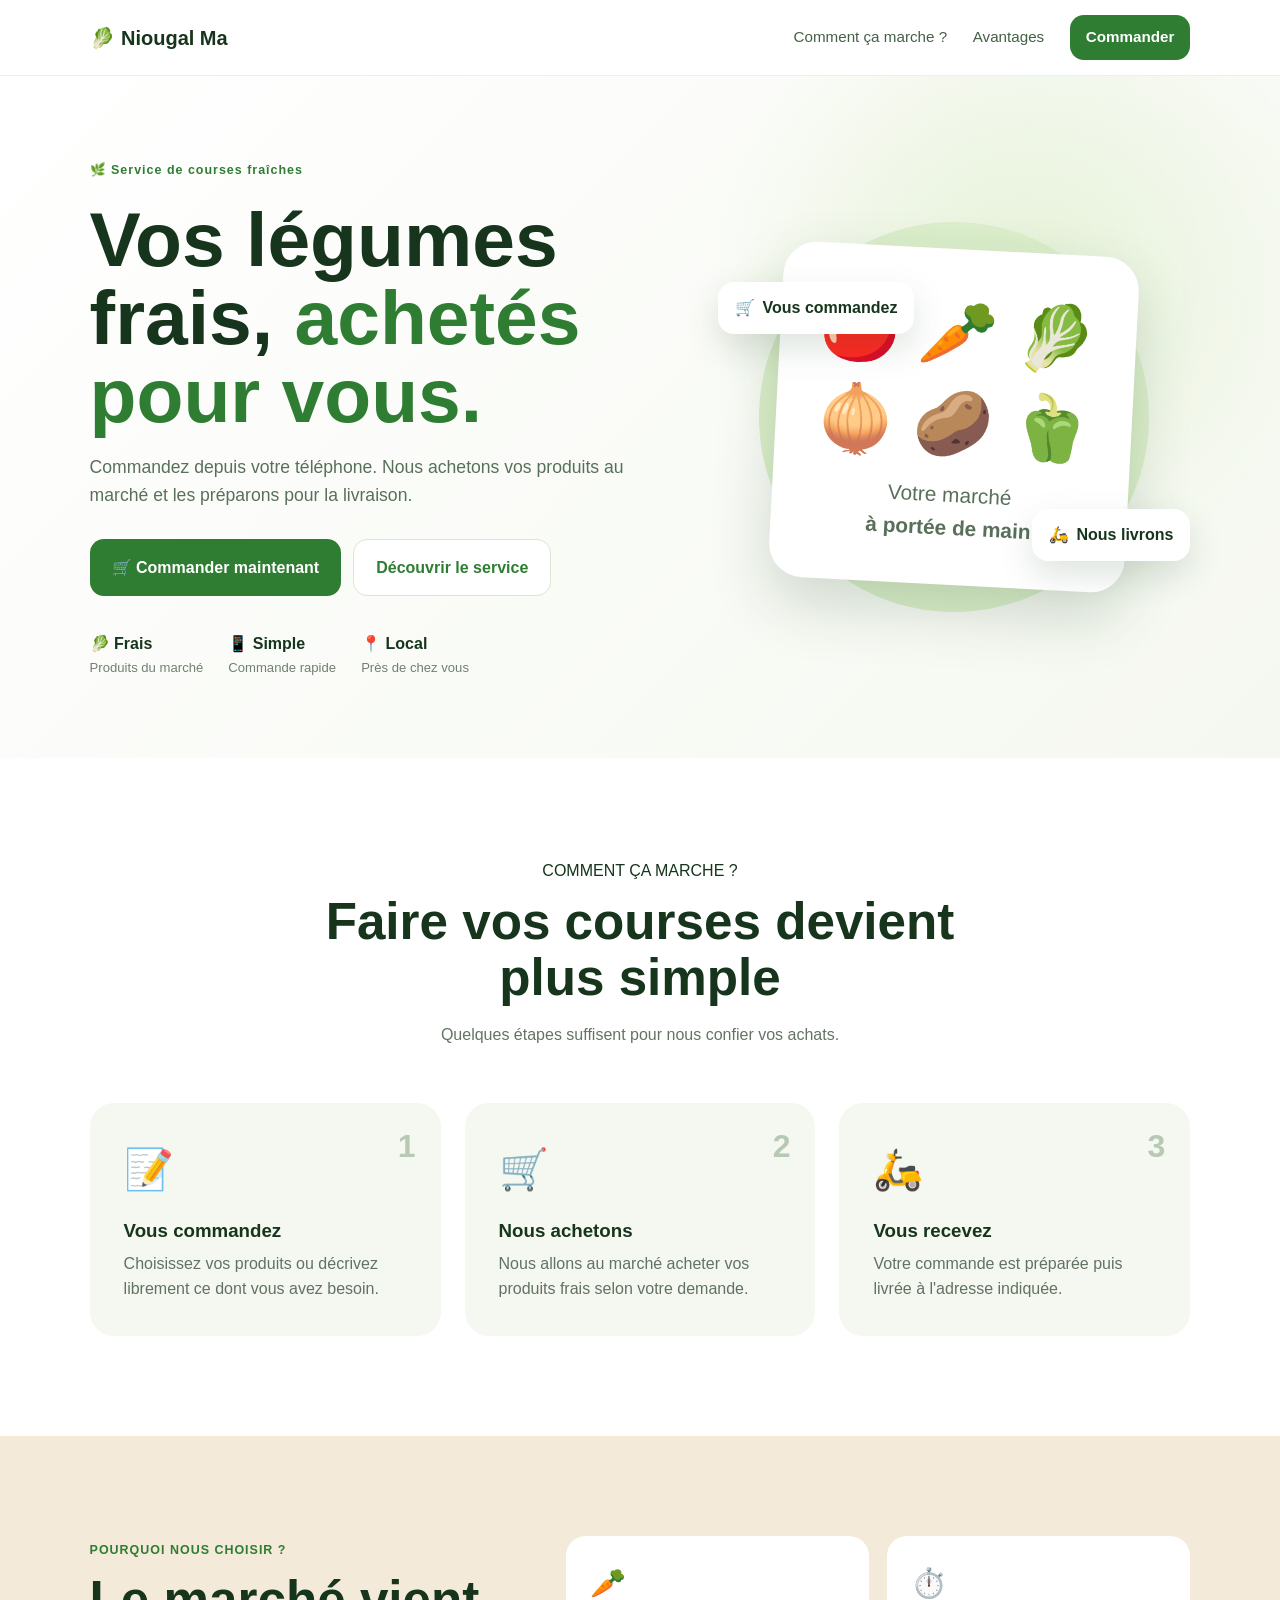
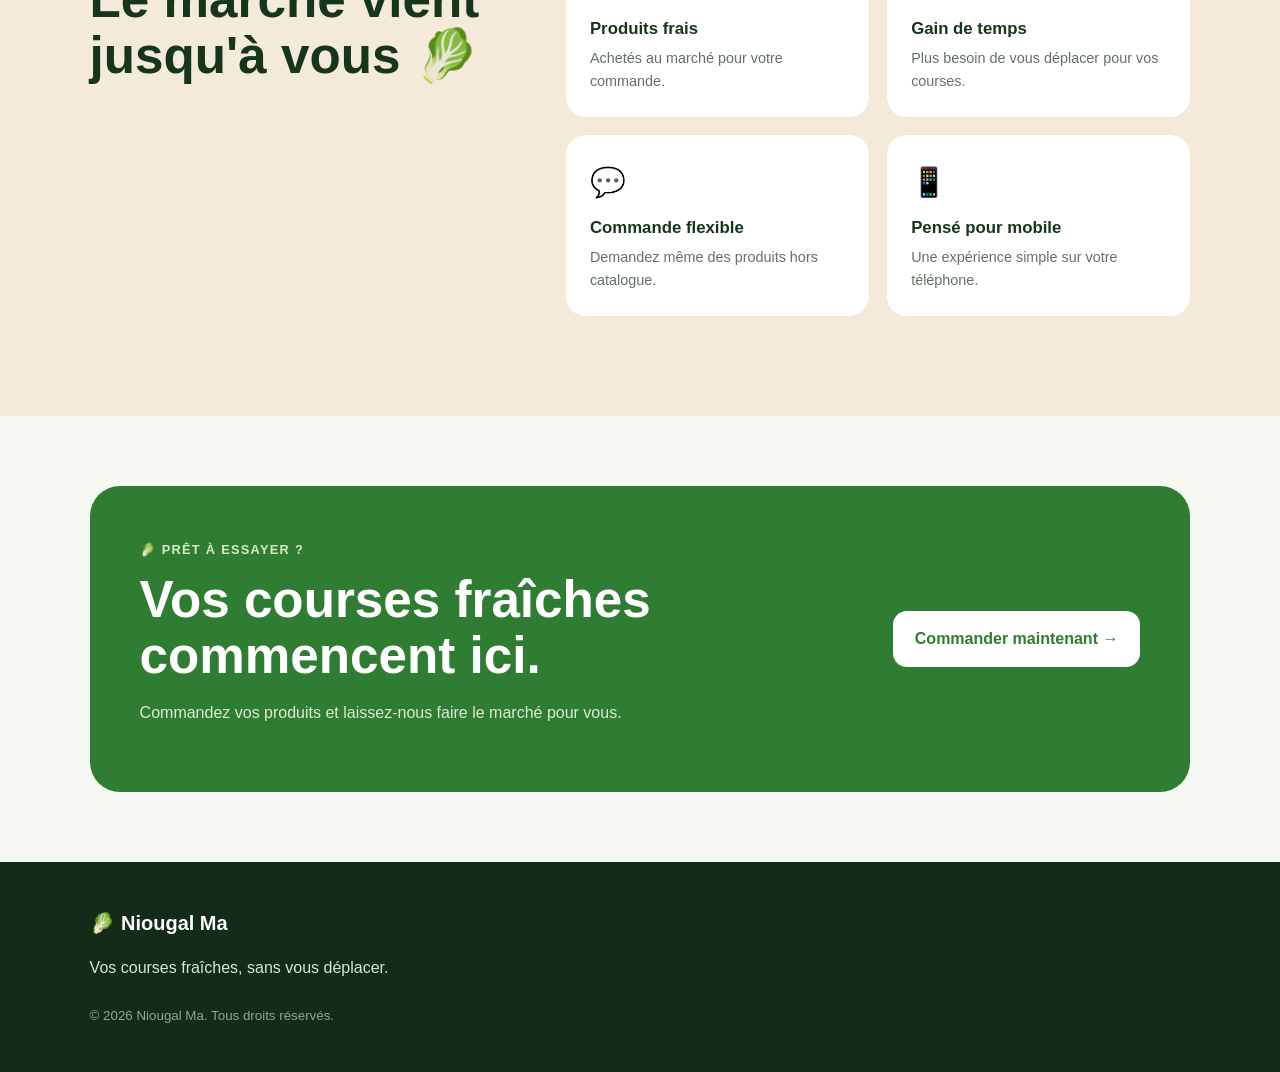
<file: index.html>
<!DOCTYPE html>
<html lang="fr">
<head>
  <meta charset="UTF-8" />
  <meta name="viewport" content="width=device-width, initial-scale=1.0" />
  <meta name="theme-color" content="#2f7d32" />
  <title>Niougal Ma | Vos courses fraîches sans vous déplacer</title>
  <link rel="stylesheet" href="style.css" />
</head>
<body>
  <header class="header">
    <a href="#" class="logo">🥬 <span>Niougal Ma</span></a>
    <nav>
      <a href="#comment-ca-marche">Comment ça marche ?</a>
      <a href="#avantages">Avantages</a>
      <a class="btn btn-small" href="#commander">Commander</a>
    </nav>
  </header>

  <main>
    <section class="hero">
      <div class="hero-content">
        <span class="badge">🌿 Service de courses fraîches</span>
        <h1>Vos légumes frais, <span>achetés pour vous.</span></h1>
        <p>Commandez depuis votre téléphone. Nous achetons vos produits au marché et les préparons pour la livraison.</p>
        <div class="hero-actions" id="commander">
          <a class="btn btn-primary" href="catalogue.html">🛒 Commander maintenant</a>
          <a class="btn btn-secondary" href="#avantages">Découvrir le service</a>
        </div>
        <div class="trust">
          <div><strong>🥬 Frais</strong><span>Produits du marché</span></div>
          <div><strong>📱 Simple</strong><span>Commande rapide</span></div>
          <div><strong>📍 Local</strong><span>Près de chez vous</span></div>
        </div>
      </div>
      <div class="hero-visual">
        <div class="circle"></div>
        <div class="market-card">
          <div class="vegetables">🍅 🥕 🥬<br>🧅 🥔 🫑</div>
          <p>Votre marché<br><strong>à portée de main</strong></p>
        </div>
        <div class="floating-card card-one">🛒 <span>Vous commandez</span></div>
        <div class="floating-card card-two">🛵 <span>Nous livrons</span></div>
      </div>
    </section>

    <section class="steps" id="comment-ca-marche">
      <div class="section-title">
        <span>COMMENT ÇA MARCHE ?</span>
        <h2>Faire vos courses devient plus simple</h2>
        <p>Quelques étapes suffisent pour nous confier vos achats.</p>
      </div>
      <div class="step-grid">
        <article><div class="step-number">1</div><div class="step-icon">📝</div><h3>Vous commandez</h3><p>Choisissez vos produits ou décrivez librement ce dont vous avez besoin.</p></article>
        <article><div class="step-number">2</div><div class="step-icon">🛒</div><h3>Nous achetons</h3><p>Nous allons au marché acheter vos produits frais selon votre demande.</p></article>
        <article><div class="step-number">3</div><div class="step-icon">🛵</div><h3>Vous recevez</h3><p>Votre commande est préparée puis livrée à l'adresse indiquée.</p></article>
      </div>
    </section>

    <section class="advantages" id="avantages">
      <div>
        <span class="eyebrow">POURQUOI NOUS CHOISIR ?</span>
        <h2>Le marché vient jusqu'à vous 🥬</h2>
      </div>
      <div class="advantage-grid">
        <article>🥕<h3>Produits frais</h3><p>Achetés au marché pour votre commande.</p></article>
        <article>⏱️<h3>Gain de temps</h3><p>Plus besoin de vous déplacer pour vos courses.</p></article>
        <article>💬<h3>Commande flexible</h3><p>Demandez même des produits hors catalogue.</p></article>
        <article>📱<h3>Pensé pour mobile</h3><p>Une expérience simple sur votre téléphone.</p></article>
      </div>
    </section>

    <section class="cta">
      <div>
        <span>🥬 PRÊT À ESSAYER ?</span>
        <h2>Vos courses fraîches commencent ici.</h2>
        <p>Commandez vos produits et laissez-nous faire le marché pour vous.</p>
      </div>
      <a class="btn btn-light" href="catalogue.html">Commander maintenant →</a>
    </section>
  </main>

  <footer>
    <div class="logo">🥬 <span>Niougal Ma</span></div>
    <p>Vos courses fraîches, sans vous déplacer.</p>
    <small>© 2026 Niougal Ma. Tous droits réservés.</small>
  </footer>
</body>
</html>
</file>
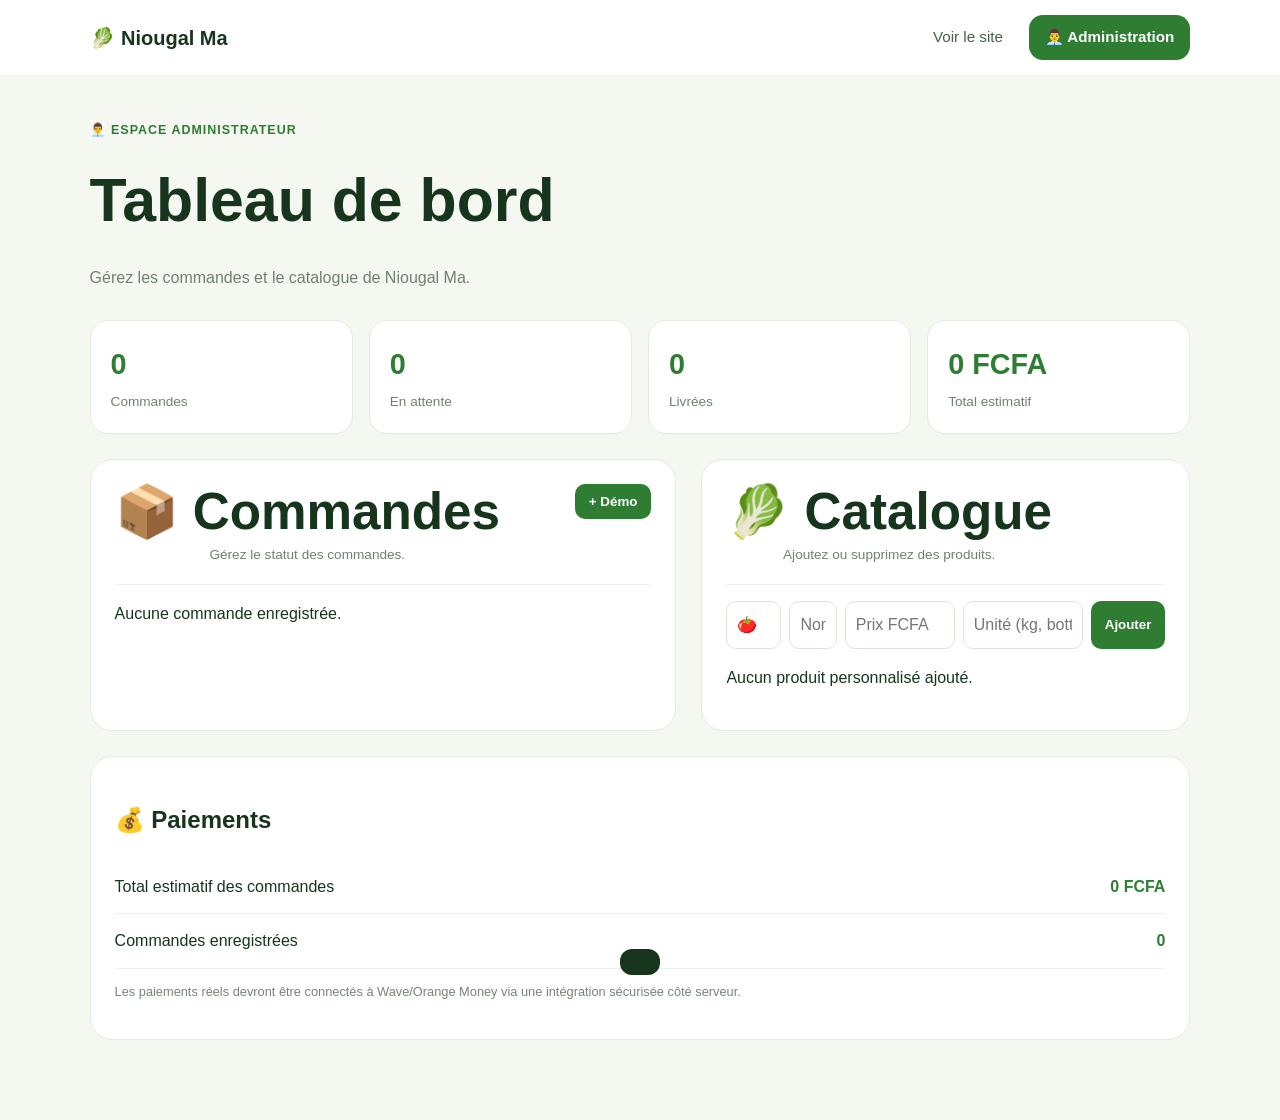
<file: admin.html>
<!DOCTYPE html><html lang="fr"><head><meta charset="UTF-8"><meta name="viewport" content="width=device-width,initial-scale=1.0"><meta name="theme-color" content="#2f7d32"><title>Administration | Niougal Ma</title><link rel="stylesheet" href="style.css"><link rel="stylesheet" href="admin.css"></head><body>
<header class="header"><a href="index.html" class="logo">🥬 <span>Niougal Ma</span></a><nav><a href="index.html">Voir le site</a><a class="btn btn-small" href="admin.html">👨‍💼 Administration</a></nav></header>
<main class="admin-page">
<section class="admin-hero"><span class="badge">👨‍💼 ESPACE ADMINISTRATEUR</span><h1>Tableau de bord</h1><p>Gérez les commandes et le catalogue de Niougal Ma.</p></section>
<div class="stats" id="stats"></div>
<section class="admin-grid">
<div class="admin-card orders-card"><div class="section-title"><div><h2>📦 Commandes</h2><p>Gérez le statut des commandes.</p></div><button id="demoOrder">+ Démo</button></div><div id="adminOrders"></div></div>
<div class="admin-card catalog-card"><div class="section-title"><div><h2>🥬 Catalogue</h2><p>Ajoutez ou supprimez des produits.</p></div></div>
<form id="productForm" class="product-form"><input id="pIcon" placeholder="🍅"><input id="pName" placeholder="Nom du produit" required><input id="pPrice" type="number" min="0" placeholder="Prix FCFA" required><input id="pUnit" placeholder="Unité (kg, botte...)" required><button>Ajouter</button></form>
<div id="adminProducts" class="admin-products"></div></div>
</section>
<section class="admin-card payments"><h2>💰 Paiements</h2><div class="payment-row"><span>Total estimatif des commandes</span><strong id="paymentTotal">0 FCFA</strong></div><div class="payment-row"><span>Commandes enregistrées</span><strong id="paymentCount">0</strong></div><p>Les paiements réels devront être connectés à Wave/Orange Money via une intégration sécurisée côté serveur.</p></section>
</main><div class="toast" id="toast"></div><script src="admin.js"></script></body></html>
</file>
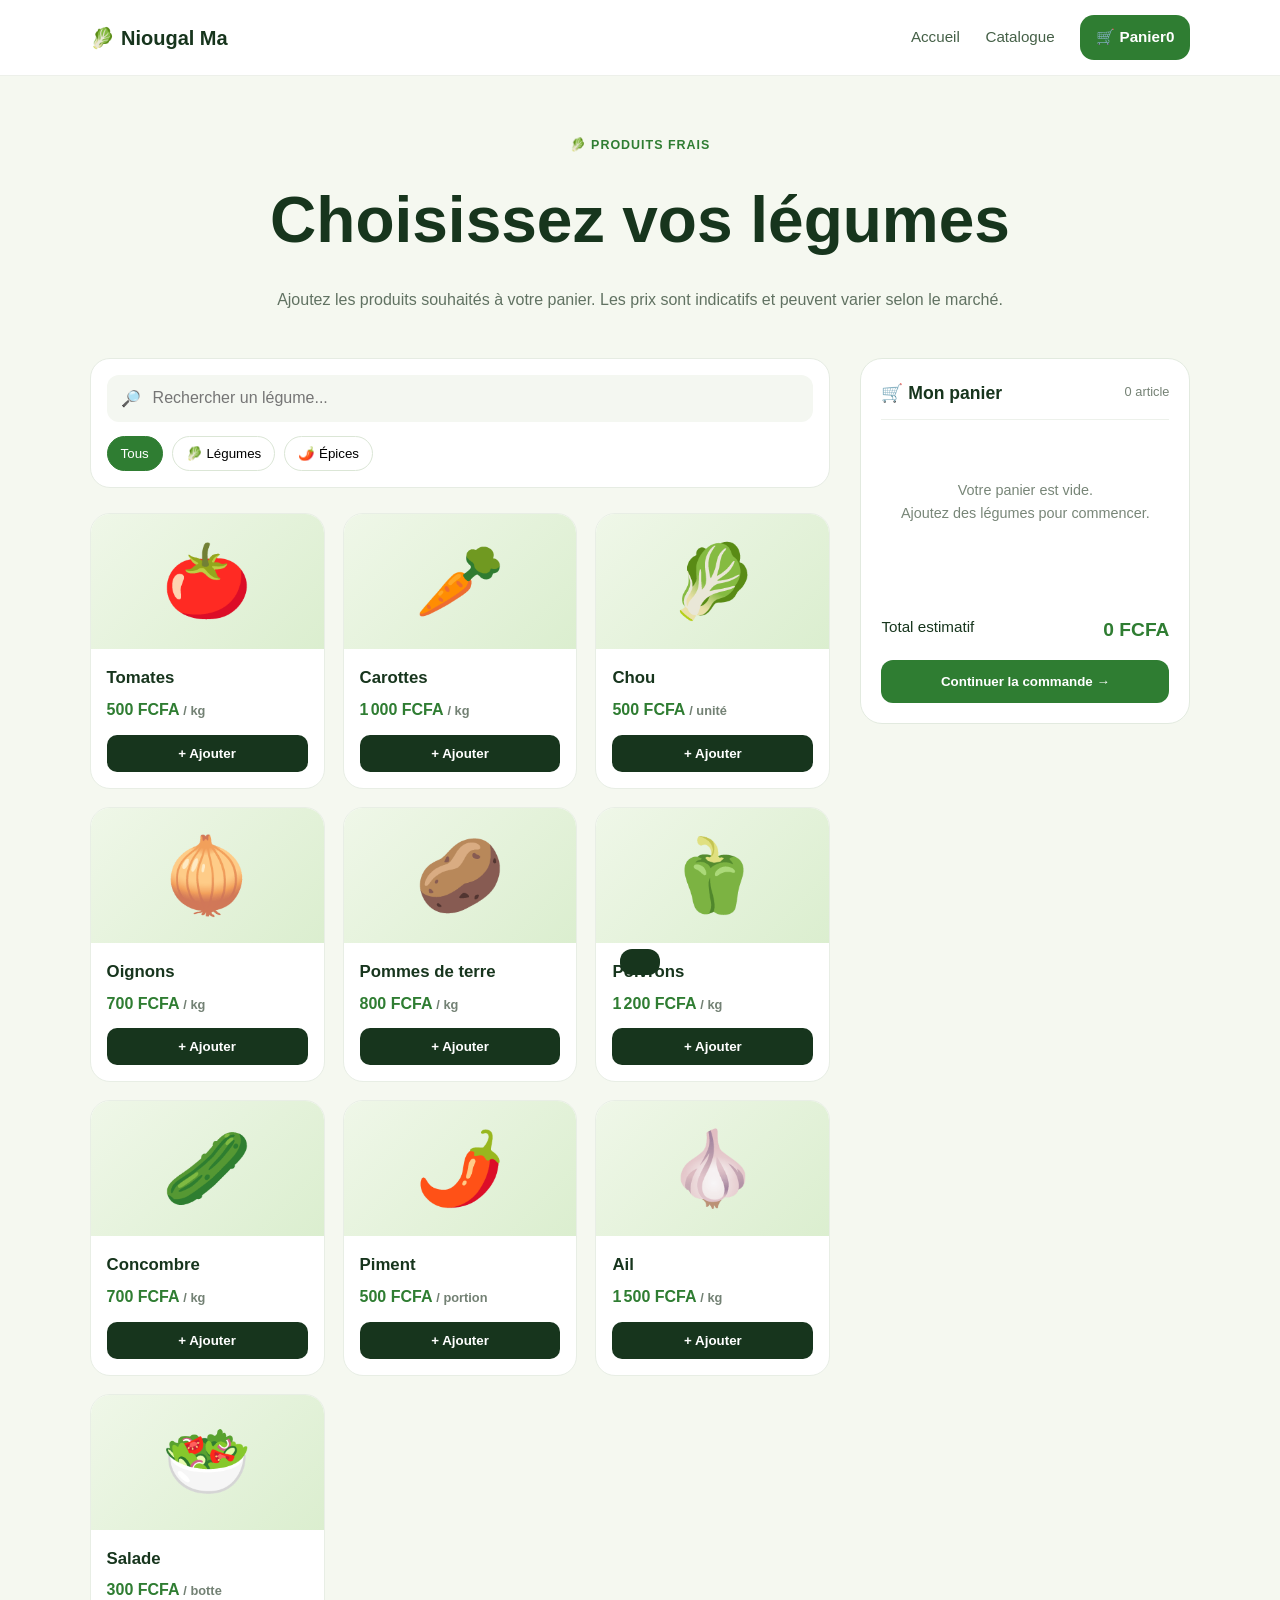
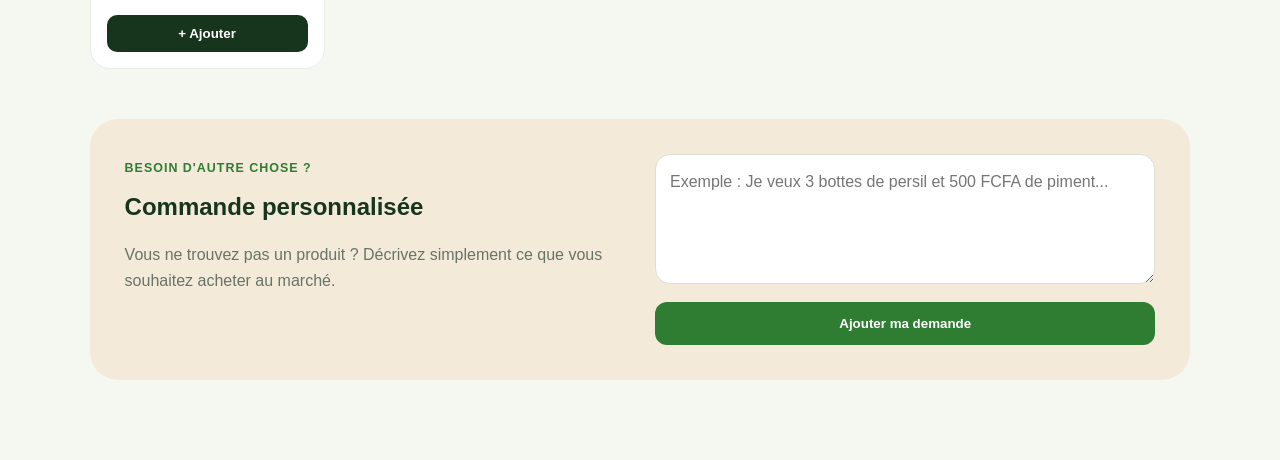
<file: catalogue.html>
<!DOCTYPE html>
<html lang="fr">
<head>
<meta charset="UTF-8">
<meta name="viewport" content="width=device-width,initial-scale=1.0">
<meta name="theme-color" content="#2f7d32">
<title>Catalogue | Niougal Ma</title>
<link rel="stylesheet" href="style.css">
<link rel="stylesheet" href="catalogue.css">
</head>
<body>
<header class="header">
<a href="index.html" class="logo">🥬 <span>Niougal Ma</span></a>
<nav><a href="index.html">Accueil</a><a href="#catalogue">Catalogue</a><a class="btn btn-small" href="panier.html">🛒 Panier <span id="cartCount">0</span></a></nav>
</header>
<main class="catalogue-page" id="catalogue">
<section class="catalogue-hero">
<span class="badge">🥬 PRODUITS FRAIS</span>
<h1>Choisissez vos légumes</h1>
<p>Ajoutez les produits souhaités à votre panier. Les prix sont indicatifs et peuvent varier selon le marché.</p>
</section>
<div class="catalogue-layout">
<section>
<div class="toolbar">
<div class="search-box">🔎 <input id="searchInput" type="search" placeholder="Rechercher un légume..."></div>
<div class="categories" id="categories">
<button class="active" data-category="Tous">Tous</button>
<button data-category="Légumes">🥬 Légumes</button>
<button data-category="Épices">🌶️ Épices</button>
</div>
</div>
<div class="product-grid" id="productGrid"></div>
</section>
<aside class="cart-panel" id="panier">
<div class="cart-head"><h2>🛒 Mon panier</h2><span id="cartCountLarge">0 article</span></div>
<div id="cartItems" class="cart-items"><p class="empty-cart">Votre panier est vide.<br>Ajoutez des légumes pour commencer.</p></div>
<div class="cart-total"><span>Total estimatif</span><strong id="cartTotal">0 FCFA</strong></div>
<button class="checkout-btn" id="checkoutBtn">Continuer la commande →</button>
</aside>
</div>
<section class="custom-order">
<div><span class="eyebrow">BESOIN D'AUTRE CHOSE ?</span><h2>Commande personnalisée</h2><p>Vous ne trouvez pas un produit ? Décrivez simplement ce que vous souhaitez acheter au marché.</p></div>
<div class="custom-form"><textarea id="customRequest" placeholder="Exemple : Je veux 3 bottes de persil et 500 FCFA de piment..."></textarea><button id="addCustom">Ajouter ma demande</button></div>
</section>
</main>
<div class="toast" id="toast"></div>
<script src="catalogue.js"></script>
</body>
</html>
</file>
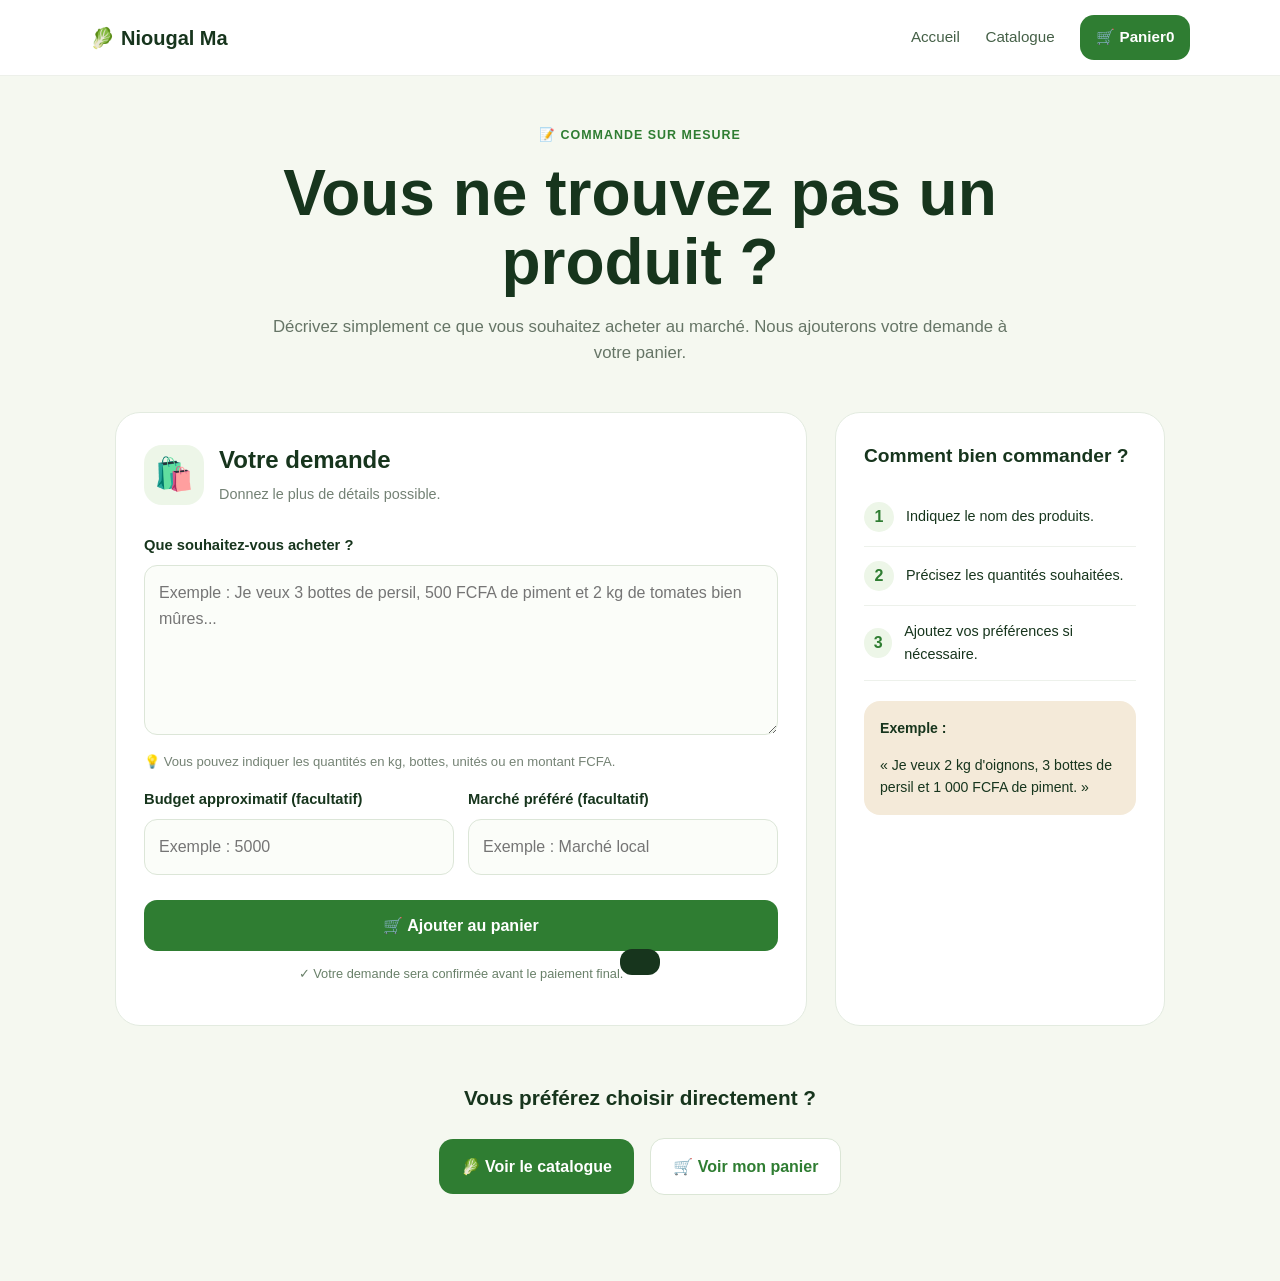
<file: commande-personnalisee.html>
<!DOCTYPE html>
<html lang="fr">
<head>
  <meta charset="UTF-8">
  <meta name="viewport" content="width=device-width, initial-scale=1.0">
  <meta name="theme-color" content="#2f7d32">
  <title>Commande personnalisée | Niougal Ma</title>
  <link rel="stylesheet" href="style.css">
  <link rel="stylesheet" href="commande.css">
</head>
<body>
<header class="header">
  <a href="index.html" class="logo">🥬 <span>Niougal Ma</span></a>
  <nav>
    <a href="index.html">Accueil</a>
    <a href="catalogue.html">Catalogue</a>
    <a class="btn btn-small" href="panier.html">🛒 Panier <span id="cartCount">0</span></a>
  </nav>
</header>

<main class="custom-page">
  <section class="custom-hero">
    <span class="badge">📝 COMMANDE SUR MESURE</span>
    <h1>Vous ne trouvez pas un produit ?</h1>
    <p>Décrivez simplement ce que vous souhaitez acheter au marché. Nous ajouterons votre demande à votre panier.</p>
  </section>

  <div class="custom-layout">
    <section class="custom-card">
      <div class="form-header">
        <div class="form-icon">🛍️</div>
        <div>
          <h2>Votre demande</h2>
          <p>Donnez le plus de détails possible.</p>
        </div>
      </div>

      <label for="request">Que souhaitez-vous acheter ?</label>
      <textarea id="request" placeholder="Exemple : Je veux 3 bottes de persil, 500 FCFA de piment et 2 kg de tomates bien mûres..."></textarea>
      <small class="hint">💡 Vous pouvez indiquer les quantités en kg, bottes, unités ou en montant FCFA.</small>

      <div class="field-row">
        <div>
          <label for="budget">Budget approximatif (facultatif)</label>
          <input id="budget" type="number" min="0" placeholder="Exemple : 5000">
        </div>
        <div>
          <label for="market">Marché préféré (facultatif)</label>
          <input id="market" type="text" placeholder="Exemple : Marché local">
        </div>
      </div>

      <button id="addCustom" class="submit-request">🛒 Ajouter au panier</button>
      <p class="secure-note">✓ Votre demande sera confirmée avant le paiement final.</p>
    </section>

    <aside class="help-card">
      <h2>Comment bien commander ?</h2>
      <div class="tip"><span>1</span><p>Indiquez le nom des produits.</p></div>
      <div class="tip"><span>2</span><p>Précisez les quantités souhaitées.</p></div>
      <div class="tip"><span>3</span><p>Ajoutez vos préférences si nécessaire.</p></div>
      <div class="example">
        <strong>Exemple :</strong>
        <p>« Je veux 2 kg d'oignons, 3 bottes de persil et 1 000 FCFA de piment. »</p>
      </div>
    </aside>
  </div>

  <section class="quick-links">
    <h2>Vous préférez choisir directement ?</h2>
    <a href="catalogue.html" class="btn btn-primary">🥬 Voir le catalogue</a>
    <a href="panier.html" class="btn btn-secondary">🛒 Voir mon panier</a>
  </section>
</main>

<div class="toast" id="toast"></div>
<script src="commande.js"></script>
</body>
</html>
</file>
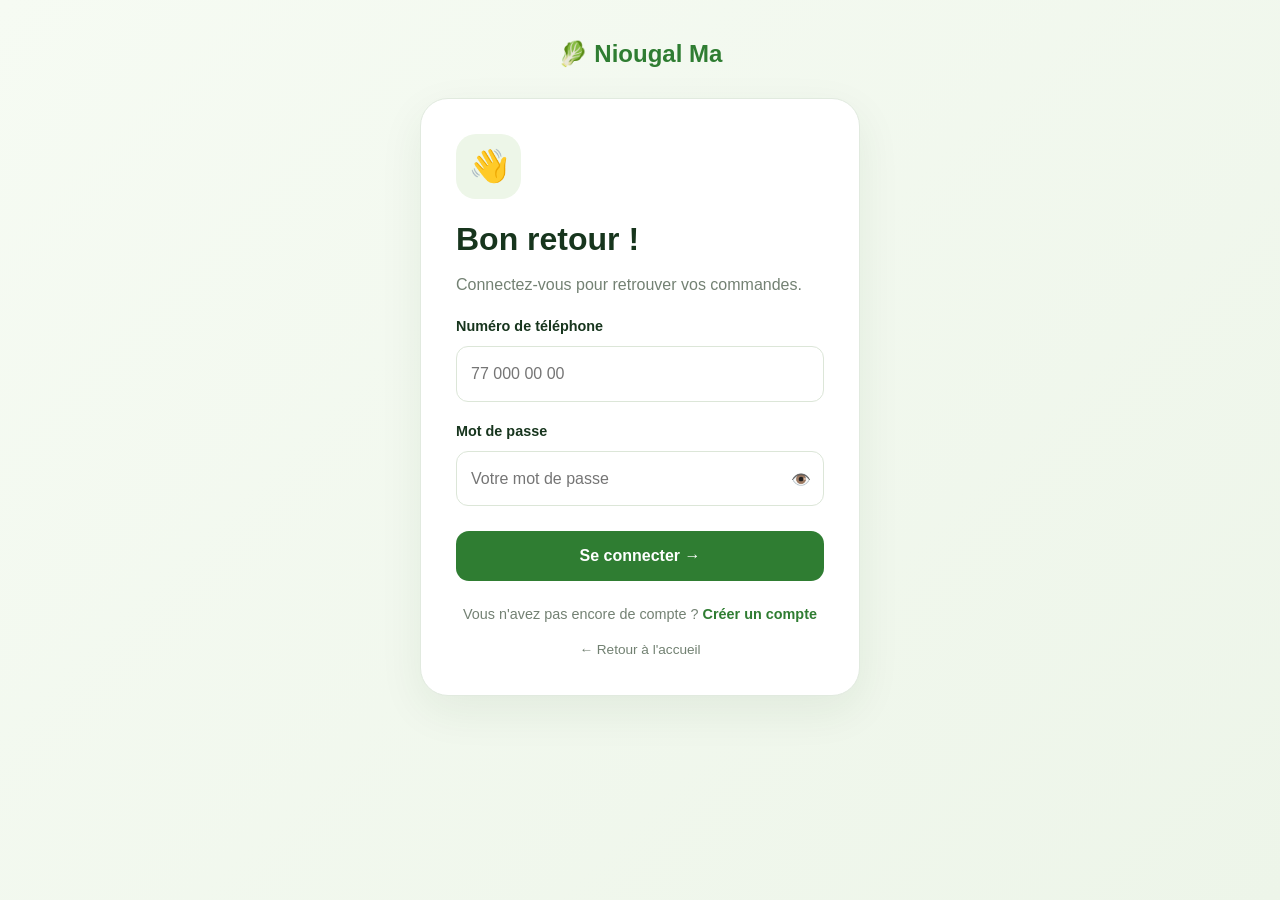
<file: connexion.html>
<!DOCTYPE html>
<html lang="fr">
<head>
<meta charset="UTF-8">
<meta name="viewport" content="width=device-width, initial-scale=1.0">
<meta name="theme-color" content="#2f7d32">
<title>Connexion | Niougal Ma</title>
<link rel="stylesheet" href="style.css">
<link rel="stylesheet" href="auth.css">
</head>
<body>
<main class="auth-page">
<a href="index.html" class="auth-logo">🥬 <span>Niougal Ma</span></a>
<section class="auth-card">
<div class="auth-illustration">👋</div>
<h1>Bon retour !</h1>
<p>Connectez-vous pour retrouver vos commandes.</p>
<form id="loginForm">
<label for="loginPhone">Numéro de téléphone</label>
<input id="loginPhone" type="tel" placeholder="77 000 00 00" required>
<label for="loginPassword">Mot de passe</label>
<div class="password-wrap"><input id="loginPassword" type="password" placeholder="Votre mot de passe" required><button type="button" class="show-password">👁️</button></div>
<button class="auth-btn" type="submit">Se connecter →</button>
</form>
<p class="auth-switch">Vous n'avez pas encore de compte ? <a href="inscription.html">Créer un compte</a></p>
<a class="back-home" href="index.html">← Retour à l'accueil</a>
</section>
</main>
<div class="toast" id="toast"></div>
<script src="auth.js"></script>
</body>
</html>
</file>
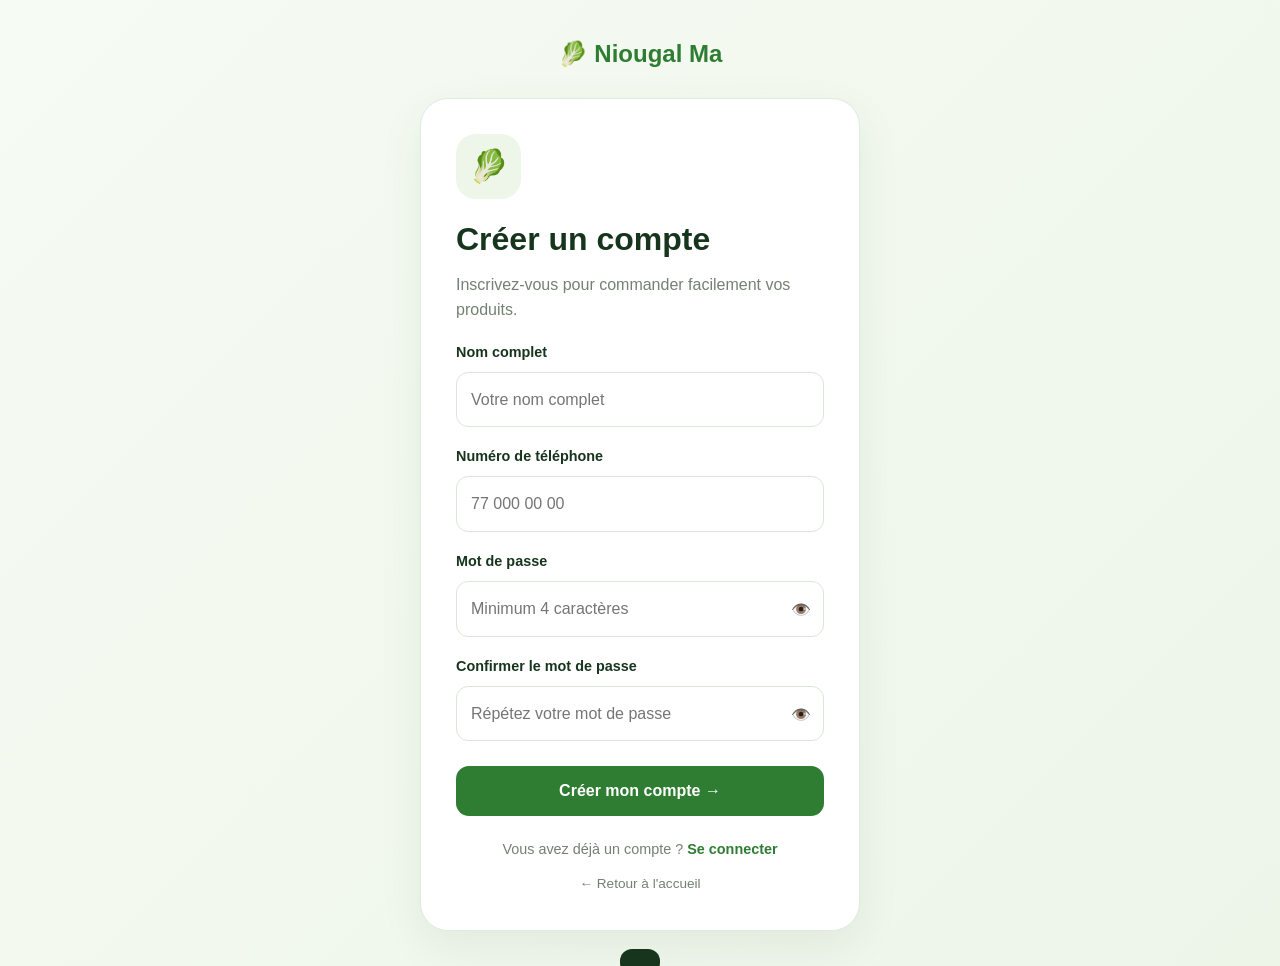
<file: inscription.html>
<!DOCTYPE html>
<html lang="fr">
<head>
<meta charset="UTF-8">
<meta name="viewport" content="width=device-width, initial-scale=1.0">
<meta name="theme-color" content="#2f7d32">
<title>Inscription | Niougal Ma</title>
<link rel="stylesheet" href="style.css">
<link rel="stylesheet" href="auth.css">
</head>
<body>
<main class="auth-page">
<a href="index.html" class="auth-logo">🥬 <span>Niougal Ma</span></a>
<section class="auth-card">
<div class="auth-illustration">🥬</div>
<h1>Créer un compte</h1>
<p>Inscrivez-vous pour commander facilement vos produits.</p>
<form id="signupForm">
<label for="signupName">Nom complet</label>
<input id="signupName" type="text" placeholder="Votre nom complet" required>
<label for="signupPhone">Numéro de téléphone</label>
<input id="signupPhone" type="tel" placeholder="77 000 00 00" required>
<label for="signupPassword">Mot de passe</label>
<div class="password-wrap"><input id="signupPassword" type="password" placeholder="Minimum 4 caractères" minlength="4" required><button type="button" class="show-password">👁️</button></div>
<label for="signupConfirm">Confirmer le mot de passe</label>
<div class="password-wrap"><input id="signupConfirm" type="password" placeholder="Répétez votre mot de passe" required><button type="button" class="show-password">👁️</button></div>
<button class="auth-btn" type="submit">Créer mon compte →</button>
</form>
<p class="auth-switch">Vous avez déjà un compte ? <a href="connexion.html">Se connecter</a></p>
<a class="back-home" href="index.html">← Retour à l'accueil</a>
</section>
</main>
<div class="toast" id="toast"></div>
<script src="auth.js"></script>
</body>
</html>
</file>
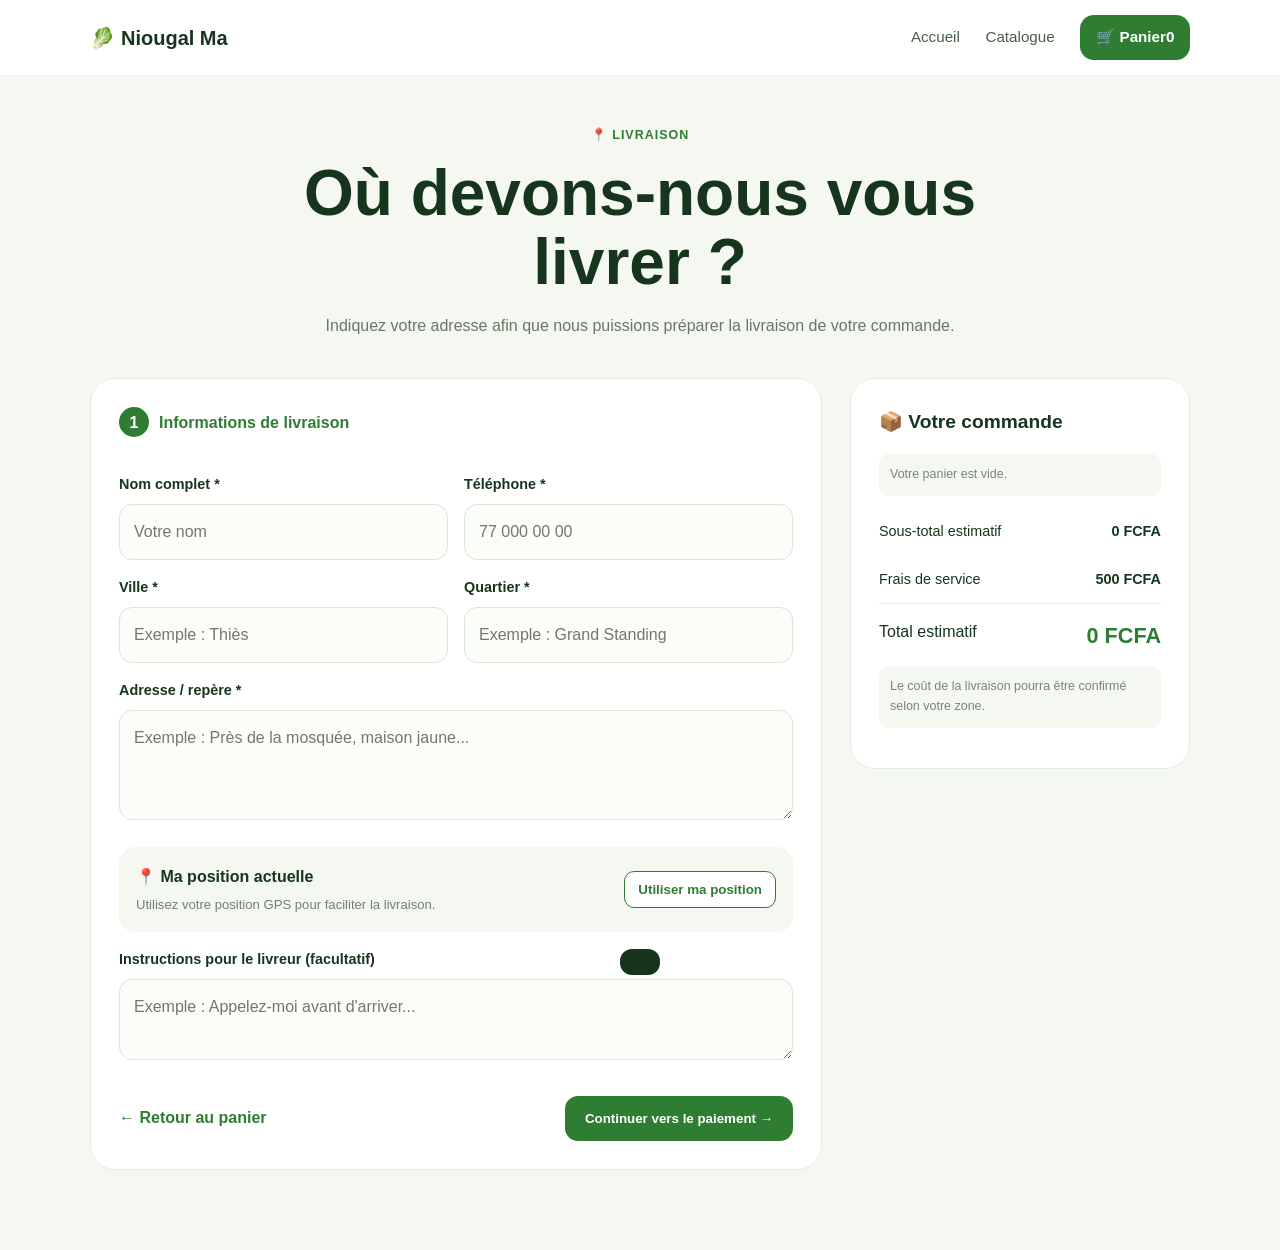
<file: livraison.html>
<!DOCTYPE html>
<html lang="fr">
<head>
<meta charset="UTF-8">
<meta name="viewport" content="width=device-width, initial-scale=1.0">
<meta name="theme-color" content="#2f7d32">
<title>Adresse de livraison | Niougal Ma</title>
<link rel="stylesheet" href="style.css">
<link rel="stylesheet" href="livraison.css">
</head>
<body>
<header class="header">
<a href="index.html" class="logo">🥬 <span>Niougal Ma</span></a>
<nav>
<a href="index.html">Accueil</a>
<a href="catalogue.html">Catalogue</a>
<a class="btn btn-small" href="panier.html">🛒 Panier <span id="cartCount">0</span></a>
</nav>
</header>

<main class="delivery-page">
<section class="delivery-hero">
<span class="badge">📍 LIVRAISON</span>
<h1>Où devons-nous vous livrer ?</h1>
<p>Indiquez votre adresse afin que nous puissions préparer la livraison de votre commande.</p>
</section>

<div class="delivery-layout">
<section class="delivery-card">
<div class="step-label"><span>1</span> Informations de livraison</div>

<form id="deliveryForm">
<div class="field-row">
<div>
<label for="fullname">Nom complet *</label>
<input id="fullname" type="text" placeholder="Votre nom" required>
</div>
<div>
<label for="phone">Téléphone *</label>
<input id="phone" type="tel" placeholder="77 000 00 00" required>
</div>
</div>

<div class="field-row">
<div>
<label for="city">Ville *</label>
<input id="city" type="text" placeholder="Exemple : Thiès" required>
</div>
<div>
<label for="district">Quartier *</label>
<input id="district" type="text" placeholder="Exemple : Grand Standing" required>
</div>
</div>

<label for="address">Adresse / repère *</label>
<textarea id="address" placeholder="Exemple : Près de la mosquée, maison jaune..." required></textarea>

<div class="location-box">
<div>
<h3>📍 Ma position actuelle</h3>
<p>Utilisez votre position GPS pour faciliter la livraison.</p>
</div>
<button type="button" id="locationBtn">Utiliser ma position</button>
</div>
<p class="location-status" id="locationStatus"></p>

<label for="instructions">Instructions pour le livreur (facultatif)</label>
<textarea id="instructions" class="small-textarea" placeholder="Exemple : Appelez-moi avant d'arriver..."></textarea>

<div class="delivery-actions">
<a href="panier.html" class="back-link">← Retour au panier</a>
<button type="submit" class="continue-btn">Continuer vers le paiement →</button>
</div>
</form>
</section>

<aside class="order-summary">
<h2>📦 Votre commande</h2>
<div id="orderPreview"></div>
<div class="summary-line"><span>Sous-total estimatif</span><strong id="subtotal">0 FCFA</strong></div>
<div class="summary-line"><span>Frais de service</span><strong>500 FCFA</strong></div>
<div class="summary-total"><span>Total estimatif</span><strong id="total">0 FCFA</strong></div>
<p>Le coût de la livraison pourra être confirmé selon votre zone.</p>
</aside>
</div>
</main>

<div class="toast" id="toast"></div>
<script src="livraison.js"></script>
</body>
</html>
</file>
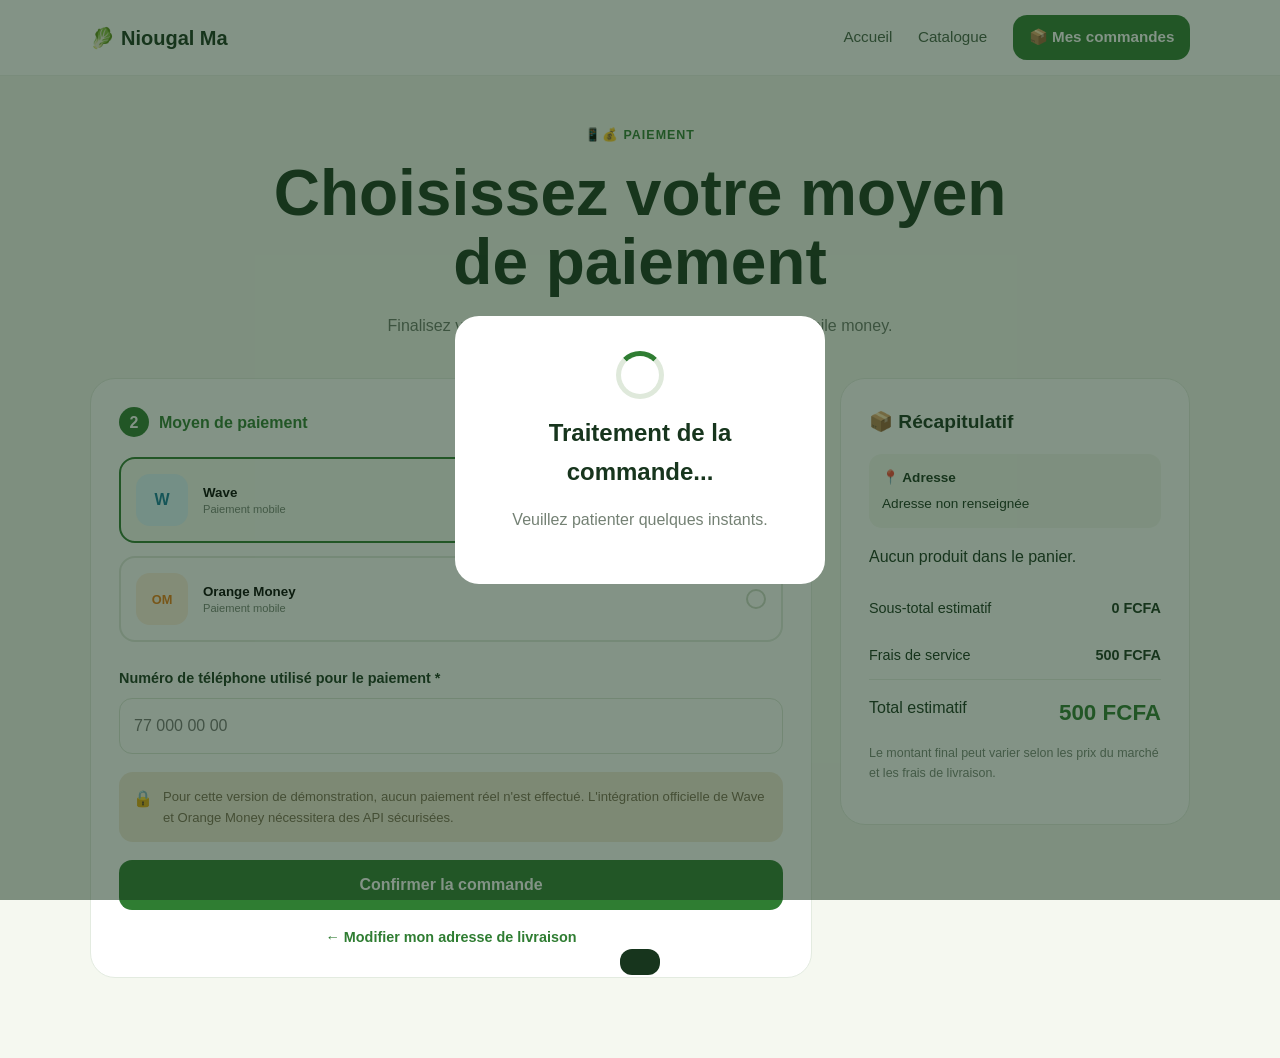
<file: paiement.html>
<!DOCTYPE html>
<html lang="fr">
<head>
<meta charset="UTF-8">
<meta name="viewport" content="width=device-width,initial-scale=1.0">
<meta name="theme-color" content="#2f7d32">
<title>Paiement | Niougal Ma</title>
<link rel="stylesheet" href="style.css">
<link rel="stylesheet" href="paiement.css">
</head>
<body>
<header class="header">
<a href="index.html" class="logo">🥬 <span>Niougal Ma</span></a>
<nav>
<a href="index.html">Accueil</a>
<a href="catalogue.html">Catalogue</a>
<a class="btn btn-small" href="suivi.html">📦 Mes commandes</a>
</nav>
</header>

<main class="payment-page">
<section class="payment-hero">
<span class="badge">📱💰 PAIEMENT</span>
<h1>Choisissez votre moyen de paiement</h1>
<p>Finalisez votre commande en toute simplicité avec votre mobile money.</p>
</section>

<div class="payment-layout">
<section class="payment-card">
<div class="step-label"><span>2</span> Moyen de paiement</div>

<div class="payment-methods">
<button class="payment-method active" data-method="wave">
<span class="method-icon wave">W</span>
<span class="method-info"><strong>Wave</strong><small>Paiement mobile</small></span>
<span class="radio"></span>
</button>

<button class="payment-method" data-method="orange">
<span class="method-icon orange">OM</span>
<span class="method-info"><strong>Orange Money</strong><small>Paiement mobile</small></span>
<span class="radio"></span>
</button>
</div>

<div class="payment-form">
<label for="paymentPhone">Numéro de téléphone utilisé pour le paiement *</label>
<input id="paymentPhone" type="tel" placeholder="77 000 00 00">

<div class="info-box">
<span>🔒</span>
<p>Pour cette version de démonstration, aucun paiement réel n'est effectué. L'intégration officielle de Wave et Orange Money nécessitera des API sécurisées.</p>
</div>

<button id="payBtn" class="pay-btn">Confirmer la commande</button>
<a href="livraison.html" class="back-link">← Modifier mon adresse de livraison</a>
</div>
</section>

<aside class="payment-summary">
<h2>📦 Récapitulatif</h2>
<div id="deliveryPreview" class="delivery-preview"></div>
<div id="orderPreview" class="order-preview"></div>
<div class="summary-line"><span>Sous-total estimatif</span><strong id="subtotal">0 FCFA</strong></div>
<div class="summary-line"><span>Frais de service</span><strong id="serviceFee">500 FCFA</strong></div>
<div class="summary-total"><span>Total estimatif</span><strong id="total">0 FCFA</strong></div>
<p class="summary-note">Le montant final peut varier selon les prix du marché et les frais de livraison.</p>
</aside>
</div>
</main>

<div class="payment-modal" id="paymentModal" hidden>
<div class="modal-box">
<div class="loader"></div>
<h2 id="modalTitle">Traitement de la commande...</h2>
<p id="modalText">Veuillez patienter quelques instants.</p>
</div>
</div>

<div class="toast" id="toast"></div>
<script src="paiement.js"></script>
</body>
</html>
</file>
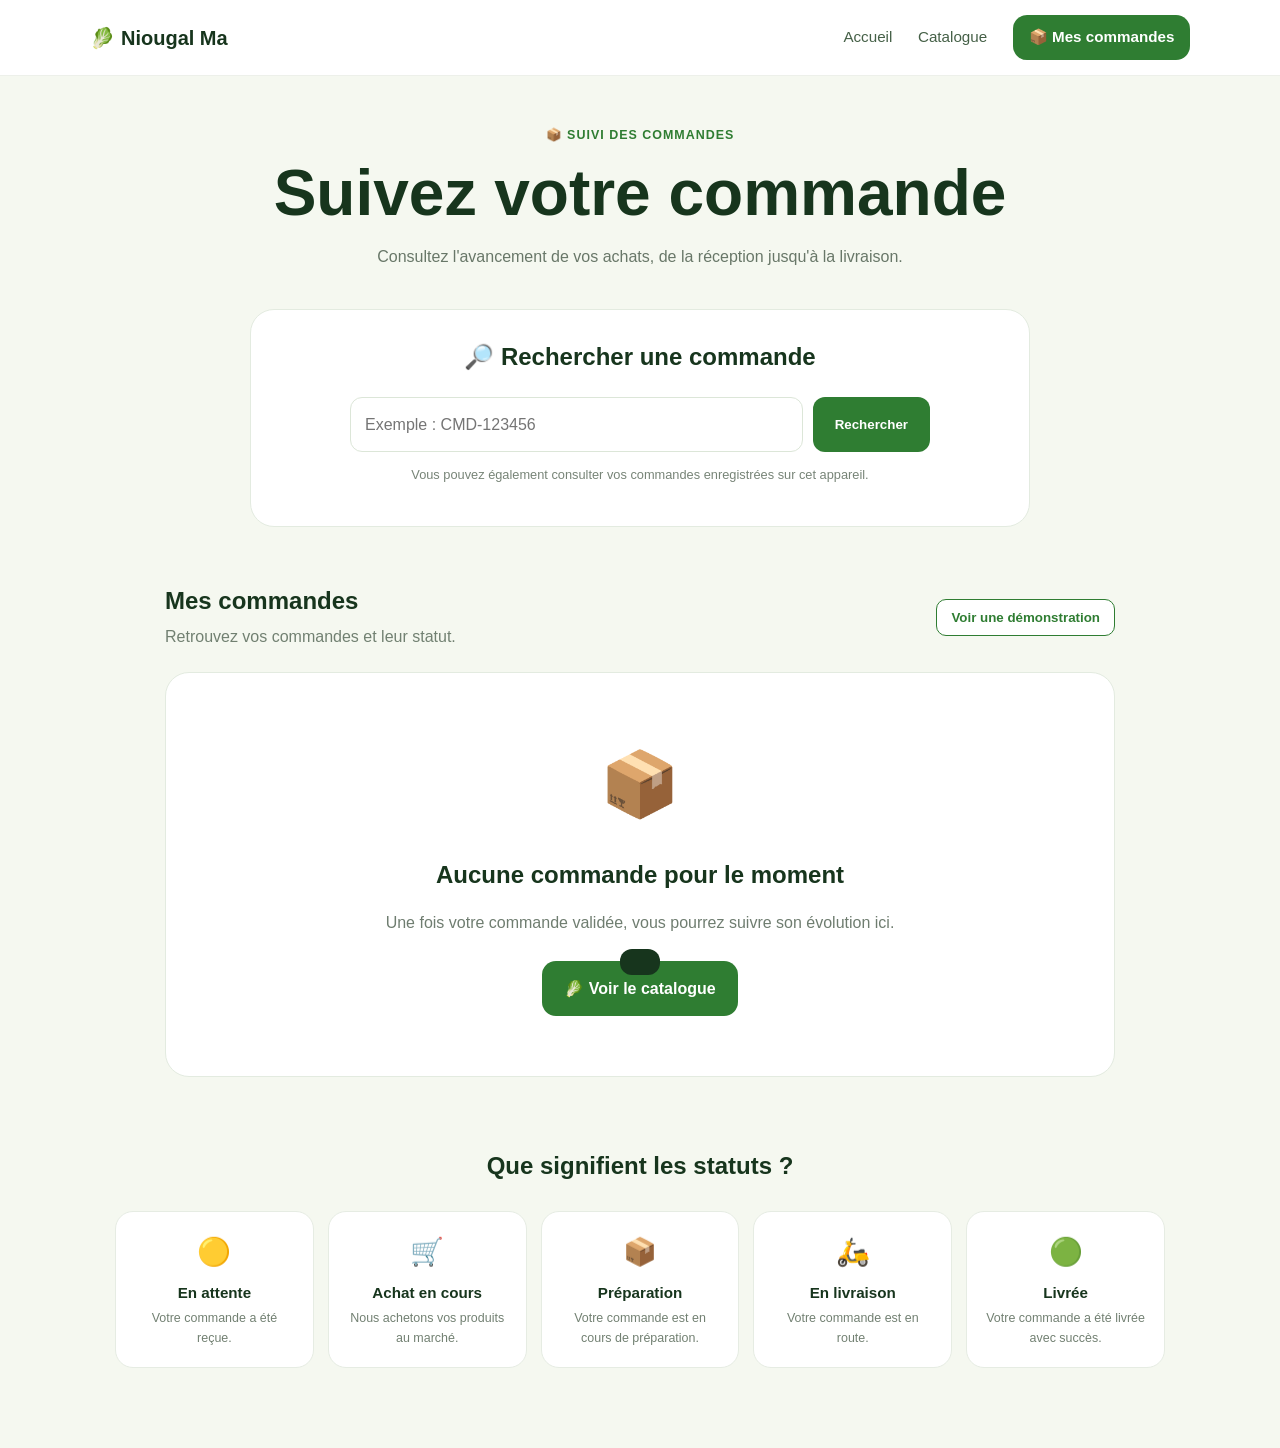
<file: suivi.html>
<!DOCTYPE html>
<html lang="fr">
<head>
<meta charset="UTF-8">
<meta name="viewport" content="width=device-width, initial-scale=1.0">
<meta name="theme-color" content="#2f7d32">
<title>Suivi des commandes | Niougal Ma</title>
<link rel="stylesheet" href="style.css">
<link rel="stylesheet" href="suivi.css">
</head>
<body>
<header class="header">
<a href="index.html" class="logo">🥬 <span>Niougal Ma</span></a>
<nav>
<a href="index.html">Accueil</a>
<a href="catalogue.html">Catalogue</a>
<a class="btn btn-small" href="suivi.html">📦 Mes commandes</a>
</nav>
</header>

<main class="tracking-page">
<section class="tracking-hero">
<span class="badge">📦 SUIVI DES COMMANDES</span>
<h1>Suivez votre commande</h1>
<p>Consultez l'avancement de vos achats, de la réception jusqu'à la livraison.</p>
</section>

<section class="search-order">
<h2>🔎 Rechercher une commande</h2>
<div class="search-order-form">
<input id="orderSearch" type="text" placeholder="Exemple : CMD-123456">
<button id="searchBtn">Rechercher</button>
</div>
<p>Vous pouvez également consulter vos commandes enregistrées sur cet appareil.</p>
</section>

<section class="orders-section">
<div class="section-head">
<div>
<h2>Mes commandes</h2>
<p>Retrouvez vos commandes et leur statut.</p>
</div>
<button id="demoBtn" class="demo-btn">Voir une démonstration</button>
</div>

<div id="ordersList" class="orders-list"></div>

<div id="emptyOrders" class="empty-orders" hidden>
<div>📦</div>
<h2>Aucune commande pour le moment</h2>
<p>Une fois votre commande validée, vous pourrez suivre son évolution ici.</p>
<a href="catalogue.html" class="btn btn-primary">🥬 Voir le catalogue</a>
</div>
</section>

<section class="status-help">
<h2>Que signifient les statuts ?</h2>
<div class="status-grid">
<article><div class="status-icon waiting">🟡</div><h3>En attente</h3><p>Votre commande a été reçue.</p></article>
<article><div class="status-icon shopping">🛒</div><h3>Achat en cours</h3><p>Nous achetons vos produits au marché.</p></article>
<article><div class="status-icon preparing">📦</div><h3>Préparation</h3><p>Votre commande est en cours de préparation.</p></article>
<article><div class="status-icon delivery">🛵</div><h3>En livraison</h3><p>Votre commande est en route.</p></article>
<article><div class="status-icon delivered">🟢</div><h3>Livrée</h3><p>Votre commande a été livrée avec succès.</p></article>
</div>
</section>
</main>

<div class="toast" id="toast"></div>
<script src="suivi.js"></script>
</body>
</html>
</file>
<file: style.css>
:root{--green:#2f7d32;--dark:#17351d;--light:#f5f8f0;--earth:#f4ead9;--orange:#ef8d28;--white:#fff}*{box-sizing:border-box}html{scroll-behavior:smooth}body{margin:0;font-family:Inter,Arial,sans-serif;color:var(--dark);background:var(--light);line-height:1.6}.header{height:76px;padding:0 7%;display:flex;align-items:center;justify-content:space-between;background:#fff;position:sticky;top:0;z-index:10;border-bottom:1px solid #edf0ea}.logo{font-size:1.25rem;font-weight:800;text-decoration:none;color:var(--dark);display:flex;gap:.4rem;align-items:center}.header nav{display:flex;align-items:center;gap:1.6rem}.header nav a{color:#456047;text-decoration:none;font-size:.95rem}.btn{display:inline-flex;align-items:center;justify-content:center;text-decoration:none;border-radius:14px;padding:15px 22px;font-weight:800;transition:.2s}.btn:hover{transform:translateY(-2px)}.btn-small{padding:10px 16px;background:var(--green)!important;color:#fff!important}.hero{min-height:620px;padding:80px 7%;display:grid;grid-template-columns:1.1fr .9fr;gap:50px;align-items:center;overflow:hidden;background:radial-gradient(circle at 80% 30%,#e6f2d8 0,transparent 28%),linear-gradient(135deg,#fff 0%,#f5f8f0 100%)}.badge,.eyebrow{color:var(--green);font-weight:800;letter-spacing:.08em;font-size:.78rem}.hero h1{font-size:clamp(2.8rem,6vw,5.3rem);line-height:1.02;margin:18px 0}.hero h1 span{color:var(--green)}.hero p{font-size:1.1rem;max-width:620px;color:#58705a}.hero-actions{display:flex;gap:12px;flex-wrap:wrap;margin:30px 0}.btn-primary{background:var(--green);color:#fff}.btn-secondary{background:#fff;color:var(--green);border:1px solid #dbe6d6}.trust{display:flex;gap:25px;flex-wrap:wrap;margin-top:35px}.trust div{display:grid}.trust span{font-size:.82rem;color:#708071}.hero-visual{height:450px;position:relative;display:flex;align-items:center;justify-content:center}.circle{position:absolute;width:390px;height:390px;background:#dceecb;border-radius:50%}.market-card{position:relative;z-index:2;background:#fff;border-radius:34px;padding:40px;box-shadow:0 25px 60px #214a2630;text-align:center;transform:rotate(3deg)}.vegetables{font-size:4rem;line-height:1.4}.market-card p{font-size:1.3rem;margin:10px 0 0}.floating-card{position:absolute;z-index:3;background:#fff;border-radius:16px;padding:13px 17px;box-shadow:0 14px 35px #214a2626;font-weight:700;display:flex;gap:8px;align-items:center}.card-one{left:0;top:20%}.card-two{right:0;bottom:18%}.steps{padding:100px 7%;background:#fff}.section-title{text-align:center;max-width:650px;margin:0 auto 55px}.section-title h2,.advantages h2,.cta h2{font-size:clamp(2rem,4vw,3.2rem);line-height:1.1;margin:10px 0}.section-title p{color:#647464}.step-grid{display:grid;grid-template-columns:repeat(3,1fr);gap:24px}.step-grid article{background:var(--light);padding:34px;border-radius:24px;position:relative}.step-number{position:absolute;right:25px;top:18px;color:#b8c9b3;font-size:2rem;font-weight:900}.step-icon{font-size:2.5rem}.step-grid h3{margin:15px 0 5px}.step-grid p,.advantage-grid p{color:#617262;margin:0}.advantages{padding:100px 7%;display:grid;grid-template-columns:.8fr 1.2fr;gap:60px;background:var(--earth)}.advantage-grid{display:grid;grid-template-columns:repeat(2,1fr);gap:18px}.advantage-grid article{background:#fff;padding:24px;border-radius:20px;font-size:1.8rem}.advantage-grid h3{font-size:1.05rem;margin:10px 0 4px}.advantage-grid p{font-size:.9rem}.cta{margin:70px 7%;padding:50px;border-radius:30px;background:var(--green);color:#fff;display:flex;align-items:center;justify-content:space-between;gap:30px}.cta span{font-size:.8rem;font-weight:800;letter-spacing:.1em;color:#d7ebc6}.cta p{color:#dcebd4}.btn-light{background:#fff;color:var(--green);white-space:nowrap}footer{padding:45px 7%;background:#132b18;color:#d9e4d8}footer .logo{color:#fff}footer small{display:block;margin-top:25px;color:#90a792}@media(max-width:800px){.header{padding:0 5%}.header nav a:not(.btn){display:none}.hero{grid-template-columns:1fr;padding:55px 5% 70px}.hero-visual{height:370px}.circle{width:310px;height:310px}.market-card{padding:28px}.vegetables{font-size:3.2rem}.step-grid,.advantages{grid-template-columns:1fr}.advantages{padding:70px 5%;gap:35px}.steps{padding:70px 5%}.cta{margin:45px 5%;padding:35px;display:block}.cta .btn{margin-top:15px;width:100%}.card-one{left:-5px}.card-two{right:-5px}.advantage-grid{grid-template-columns:1fr 1fr}}@media(max-width:420px){.hero h1{font-size:2.8rem}.hero-actions .btn{width:100%}.trust{gap:14px}.advantage-grid{grid-template-columns:1fr}.header nav{gap:0}}
</file>
<file: admin.css>
.admin-page{padding:40px 7% 80px}.admin-hero{margin-bottom:30px}.admin-hero h1{font-size:clamp(2.3rem,5vw,3.8rem);margin:10px 0}.admin-hero p{color:#718071}.stats{display:grid;grid-template-columns:repeat(4,1fr);gap:16px;margin-bottom:25px}.stat{background:#fff;border:1px solid #e3ebe0;border-radius:18px;padding:20px}.stat b{display:block;font-size:1.8rem;color:#2f7d32}.stat span{font-size:.85rem;color:#718071}.admin-grid{display:grid;grid-template-columns:1.2fr 1fr;gap:25px}.admin-card{background:#fff;border:1px solid #e3ebe0;border-radius:22px;padding:24px}.section-title{display:flex;justify-content:space-between;align-items:flex-start;border-bottom:1px solid #edf1eb;padding-bottom:14px;margin-bottom:16px}.section-title h2{margin:0}.section-title p{margin:4px 0;color:#718071;font-size:.85rem}.section-title button,.product-form button{border:0;background:#2f7d32;color:#fff;border-radius:10px;padding:10px 14px;font-weight:800;cursor:pointer}.admin-order{padding:15px 0;border-bottom:1px solid #edf1eb}.admin-order-top{display:flex;justify-content:space-between;gap:10px}.admin-order small{color:#718071}.status-select{margin-top:10px;padding:9px;border:1px solid #dce6d8;border-radius:9px;font:inherit}.product-form{display:grid;grid-template-columns:55px 1fr 110px 120px auto;gap:8px;margin-bottom:16px}.product-form input{min-width:0;border:1px solid #dce6d8;border-radius:10px;padding:10px;font:inherit}.admin-product{display:flex;justify-content:space-between;gap:10px;padding:12px 0;border-bottom:1px solid #edf1eb}.delete-btn{border:0;background:#fff0f0;color:#b84444;border-radius:8px;padding:7px 10px;cursor:pointer}.payments{margin-top:25px}.payment-row{display:flex;justify-content:space-between;padding:14px 0;border-bottom:1px solid #edf1eb}.payment-row strong{color:#2f7d32}.payments p{font-size:.8rem;color:#778477}.toast{position:fixed;bottom:25px;left:50%;transform:translate(-50%,100px);background:#17351d;color:#fff;padding:13px 20px;border-radius:12px;transition:.3s}.toast.show{transform:translate(-50%,0)}@media(max-width:900px){.stats{grid-template-columns:repeat(2,1fr)}.admin-grid{grid-template-columns:1fr}.product-form{grid-template-columns:55px 1fr 1fr}.product-form input:nth-of-type(4),.product-form button{grid-column:span 1}}@media(max-width:500px){.admin-page{padding:25px 5%}.stats{grid-template-columns:1fr 1fr}.admin-card{padding:17px}.product-form{grid-template-columns:1fr 1fr}.product-form input:first-child{grid-column:span 2}.product-form button{grid-column:span 2}.header nav a:not(.btn){display:none}}
</file>
<file: catalogue.css>
.catalogue-page{padding:45px 7% 80px}.catalogue-hero{max-width:760px;margin:10px auto 45px;text-align:center}.catalogue-hero h1{font-size:clamp(2.4rem,5vw,4rem);margin:12px 0}.catalogue-hero p{color:#617262}.catalogue-layout{display:grid;grid-template-columns:minmax(0,1fr) 330px;gap:30px;align-items:start}.toolbar{background:#fff;padding:16px;border-radius:20px;margin-bottom:25px;border:1px solid #e6ece3}.search-box{display:flex;gap:10px;align-items:center;background:#f4f7f1;border-radius:12px;padding:11px 14px}.search-box input{border:0;background:transparent;outline:0;width:100%;font-size:1rem}.categories{display:flex;gap:9px;flex-wrap:wrap;margin-top:14px}.categories button{border:1px solid #dbe6d6;background:#fff;border-radius:999px;padding:9px 13px;cursor:pointer}.categories button.active{background:#2f7d32;color:#fff;border-color:#2f7d32}.product-grid{display:grid;grid-template-columns:repeat(3,minmax(0,1fr));gap:18px}.product-card{background:#fff;border-radius:20px;overflow:hidden;border:1px solid #e8eee5;transition:.2s}.product-card:hover{transform:translateY(-3px);box-shadow:0 12px 30px #214a2615}.product-image{height:135px;background:linear-gradient(135deg,#eff7e8,#dbeecf);display:flex;align-items:center;justify-content:center;font-size:4.5rem}.product-info{padding:16px}.product-info h3{margin:0 0 5px;font-size:1.05rem}.price{font-weight:900;color:#2f7d32}.unit{font-size:.8rem;color:#738174}.product-card button{width:100%;border:0;background:#17351d;color:#fff;padding:11px;border-radius:10px;margin-top:12px;font-weight:800;cursor:pointer}.cart-panel{position:sticky;top:95px;background:#fff;border:1px solid #e2eadf;border-radius:22px;padding:20px}.cart-head{display:flex;justify-content:space-between;align-items:center;border-bottom:1px solid #edf1eb;padding-bottom:12px}.cart-head h2{font-size:1.1rem;margin:0}.cart-head span{font-size:.8rem;color:#758275}.cart-items{min-height:180px;padding:10px 0}.empty-cart{text-align:center;color:#788678;font-size:.9rem;padding:35px 0}.cart-item{display:grid;grid-template-columns:1fr auto;gap:8px;padding:10px 0;border-bottom:1px solid #eef2ec}.cart-item strong{font-size:.92rem}.cart-controls{display:flex;align-items:center;gap:8px;margin-top:7px}.cart-controls button{border:1px solid #dce6d8;background:#fff;border-radius:7px;width:25px;height:25px;cursor:pointer}.cart-total{display:flex;justify-content:space-between;padding:15px 0;font-size:.95rem}.cart-total strong{color:#2f7d32;font-size:1.2rem}.checkout-btn,.custom-form button{border:0;background:#2f7d32;color:#fff;border-radius:12px;padding:14px;width:100%;font-weight:900;cursor:pointer}.custom-order{margin-top:50px;background:#f4ead9;padding:35px;border-radius:28px;display:grid;grid-template-columns:1fr 1fr;gap:30px}.custom-order h2{margin:8px 0}.custom-order p{color:#687368}.custom-form textarea{width:100%;height:130px;border:1px solid #d8e0d4;border-radius:15px;padding:14px;font:inherit;resize:vertical;margin-bottom:10px}.toast{position:fixed;bottom:25px;left:50%;transform:translate(-50%,100px);background:#17351d;color:#fff;padding:13px 20px;border-radius:12px;transition:.3s;z-index:30}.toast.show{transform:translate(-50%,0)}@media(max-width:900px){.catalogue-layout{grid-template-columns:1fr}.cart-panel{position:static}.product-grid{grid-template-columns:repeat(2,1fr)}.custom-order{grid-template-columns:1fr}}@media(max-width:500px){.catalogue-page{padding:25px 5% 60px}.product-grid{grid-template-columns:1fr 1fr;gap:12px}.product-image{height:105px;font-size:3.5rem}.product-info{padding:12px}.custom-order{padding:24px}.header nav a:not(.btn){display:none}}
</file>
<file: commande.css>
.custom-page{padding:45px 7% 80px}.custom-hero{max-width:760px;text-align:center;margin:0 auto 45px}.custom-hero h1{font-size:clamp(2.4rem,5vw,4rem);line-height:1.08;margin:12px 0}.custom-hero p{color:#667566;font-size:1.05rem}.custom-layout{display:grid;grid-template-columns:minmax(0,1fr) 330px;gap:28px;max-width:1050px;margin:auto}.custom-card,.help-card{background:#fff;border:1px solid #e3ebe0;border-radius:25px;padding:28px}.form-header{display:flex;gap:15px;align-items:center;margin-bottom:25px}.form-icon{font-size:2rem;width:60px;height:60px;background:#edf6e8;border-radius:18px;display:grid;place-items:center}.form-header h2{margin:0}.form-header p{margin:3px 0;color:#738174;font-size:.9rem}label{display:block;font-weight:800;font-size:.92rem;margin:16px 0 8px}textarea,input{width:100%;font:inherit;border:1px solid #dce6d8;border-radius:13px;padding:14px;background:#fbfdf9;outline-color:#2f7d32}textarea{min-height:170px;resize:vertical}.hint{display:block;color:#748274;margin-top:8px;font-size:.82rem}.field-row{display:grid;grid-template-columns:1fr 1fr;gap:14px}.submit-request{width:100%;margin-top:25px;border:0;border-radius:13px;background:#2f7d32;color:#fff;padding:16px;font-weight:900;font-size:1rem;cursor:pointer}.secure-note{text-align:center;font-size:.8rem;color:#698069}.help-card h2{font-size:1.2rem;margin-top:0}.tip{display:flex;align-items:center;gap:12px;border-bottom:1px solid #edf1eb;padding:14px 0}.tip span{width:30px;height:30px;border-radius:50%;background:#edf6e8;color:#2f7d32;font-weight:900;display:grid;place-items:center}.tip p{margin:0;font-size:.9rem}.example{margin-top:20px;background:#f4ead9;border-radius:16px;padding:16px;font-size:.88rem}.example p{margin-bottom:0}.quick-links{text-align:center;margin:55px auto 0}.quick-links h2{font-size:1.3rem}.quick-links .btn{margin:6px}.toast{position:fixed;bottom:25px;left:50%;transform:translate(-50%,100px);background:#17351d;color:#fff;padding:13px 20px;border-radius:12px;transition:.3s;z-index:30}.toast.show{transform:translate(-50%,0)}@media(max-width:800px){.custom-layout{grid-template-columns:1fr}.custom-page{padding:30px 5% 60px}}@media(max-width:500px){.field-row{grid-template-columns:1fr}.custom-card,.help-card{padding:20px}.header nav a:not(.btn){display:none}.quick-links .btn{width:100%}}
</file>
<file: auth.css>
body{margin:0}.auth-page{min-height:100vh;padding:35px 5%;display:flex;flex-direction:column;align-items:center;background:linear-gradient(135deg,#f6fbf3,#edf5e9)}.auth-logo{font-size:1.5rem;font-weight:900;color:#2f7d32;text-decoration:none;margin-bottom:25px}.auth-card{width:min(100%,440px);background:#fff;border:1px solid #e1eadf;border-radius:28px;padding:35px;box-shadow:0 15px 45px #23421a12}.auth-illustration{width:65px;height:65px;background:#edf6e8;border-radius:20px;display:grid;place-items:center;font-size:2rem;margin-bottom:15px}.auth-card h1{margin:0 0 6px;font-size:2rem}.auth-card>p{color:#738173;margin-top:0}.auth-card label{display:block;font-weight:800;font-size:.9rem;margin:18px 0 8px}.auth-card input{box-sizing:border-box;width:100%;font:inherit;padding:14px;border:1px solid #dce6d8;border-radius:12px;outline-color:#2f7d32}.password-wrap{position:relative}.password-wrap input{padding-right:50px}.show-password{position:absolute;right:7px;top:50%;transform:translateY(-50%);border:0;background:transparent;cursor:pointer;font-size:1rem}.auth-btn{width:100%;border:0;background:#2f7d32;color:#fff;border-radius:13px;padding:16px;margin-top:25px;font-weight:900;font-size:1rem;cursor:pointer}.auth-switch{text-align:center!important;margin:22px 0 12px!important;font-size:.9rem}.auth-switch a{color:#2f7d32;font-weight:900;text-decoration:none}.back-home{display:block;text-align:center;color:#718071;text-decoration:none;font-size:.85rem}.toast{position:fixed;bottom:25px;left:50%;transform:translate(-50%,100px);background:#17351d;color:#fff;padding:13px 20px;border-radius:12px;transition:.3s;z-index:30}.toast.show{transform:translate(-50%,0)}@media(max-width:500px){.auth-page{padding:25px 4%}.auth-card{box-sizing:border-box;padding:25px 20px;border-radius:22px}}
</file>
<file: livraison.css>
.delivery-page{padding:45px 7% 80px}.delivery-hero{text-align:center;max-width:760px;margin:0 auto 40px}.delivery-hero h1{font-size:clamp(2.3rem,5vw,4rem);line-height:1.08;margin:12px 0}.delivery-hero p{color:#687768}.delivery-layout{display:grid;grid-template-columns:minmax(0,1fr) 340px;gap:28px;max-width:1100px;margin:auto;align-items:start}.delivery-card,.order-summary{background:#fff;border:1px solid #e3ebe0;border-radius:25px;padding:28px}.step-label{font-weight:900;color:#2f7d32;margin-bottom:20px;display:flex;align-items:center;gap:10px}.step-label span{width:30px;height:30px;border-radius:50%;background:#2f7d32;color:#fff;display:grid;place-items:center}.field-row{display:grid;grid-template-columns:1fr 1fr;gap:16px}label{display:block;font-size:.9rem;font-weight:800;margin:16px 0 8px}input,textarea{width:100%;font:inherit;padding:14px;border:1px solid #dce6d8;border-radius:13px;background:#fbfdf9;outline-color:#2f7d32}textarea{min-height:110px;resize:vertical}.small-textarea{min-height:80px}.location-box{margin-top:20px;padding:17px;background:#f4f8f0;border-radius:16px;display:flex;align-items:center;justify-content:space-between;gap:15px}.location-box h3{margin:0;font-size:1rem}.location-box p{margin:4px 0 0;color:#708070;font-size:.82rem}.location-box button{border:1px solid #2f7d32;background:#fff;color:#2f7d32;border-radius:10px;padding:10px 13px;font-weight:800;cursor:pointer;white-space:nowrap}.location-status{font-size:.82rem;color:#2f7d32;margin:8px 0}.delivery-actions{display:flex;justify-content:space-between;align-items:center;gap:15px;margin-top:28px}.back-link{color:#2f7d32;text-decoration:none;font-weight:800}.continue-btn{border:0;background:#2f7d32;color:#fff;border-radius:13px;padding:15px 20px;font-weight:900;cursor:pointer}.order-summary{position:sticky;top:95px}.order-summary h2{margin-top:0;font-size:1.2rem}.preview-item{display:flex;justify-content:space-between;gap:12px;padding:9px 0;border-bottom:1px solid #edf1eb;font-size:.9rem}.preview-item span:last-child{font-weight:800}.empty-preview{color:#758275;font-size:.9rem}.summary-line{display:flex;justify-content:space-between;padding:12px 0;font-size:.9rem}.summary-total{display:flex;justify-content:space-between;border-top:1px solid #e8eee5;padding-top:15px;font-size:1rem}.summary-total strong{font-size:1.35rem;color:#2f7d32}.order-summary p{font-size:.78rem;color:#788678;background:#f5f8f0;padding:11px;border-radius:10px}.toast{position:fixed;bottom:25px;left:50%;transform:translate(-50%,100px);background:#17351d;color:#fff;padding:13px 20px;border-radius:12px;transition:.3s;z-index:30}.toast.show{transform:translate(-50%,0)}@media(max-width:850px){.delivery-layout{grid-template-columns:1fr}.order-summary{position:static}}@media(max-width:500px){.delivery-page{padding:28px 5% 60px}.delivery-card,.order-summary{padding:20px}.field-row{grid-template-columns:1fr}.location-box{align-items:flex-start;flex-direction:column}.location-box button,.continue-btn{width:100%}.delivery-actions{align-items:stretch;flex-direction:column}.back-link{text-align:center}.header nav a:not(.btn){display:none}}
</file>
<file: paiement.css>
.payment-page{padding:45px 7% 80px}.payment-hero{text-align:center;max-width:760px;margin:0 auto 40px}.payment-hero h1{font-size:clamp(2.3rem,5vw,4rem);line-height:1.08;margin:12px 0}.payment-hero p{color:#687768}.payment-layout{display:grid;grid-template-columns:minmax(0,1fr) 350px;gap:28px;max-width:1100px;margin:auto;align-items:start}.payment-card,.payment-summary{background:#fff;border:1px solid #e3ebe0;border-radius:25px;padding:28px}.step-label{font-weight:900;color:#2f7d32;margin-bottom:20px;display:flex;align-items:center;gap:10px}.step-label span{width:30px;height:30px;border-radius:50%;background:#2f7d32;color:#fff;display:grid;place-items:center}.payment-methods{display:grid;gap:13px}.payment-method{width:100%;display:flex;align-items:center;gap:15px;text-align:left;background:#fff;border:2px solid #e1e9de;border-radius:16px;padding:15px;cursor:pointer}.payment-method.active{border-color:#2f7d32;background:#f7fbf4}.method-icon{width:52px;height:52px;border-radius:14px;display:grid;place-items:center;font-weight:900;font-size:1rem}.wave{background:#dff7ff;color:#147b9c}.orange{background:#fff0df;color:#e87d13;font-size:.8rem}.method-info{display:grid;gap:3px;flex:1}.method-info small{color:#748174}.radio{width:20px;height:20px;border:2px solid #cdd8c8;border-radius:50%}.payment-method.active .radio{border:6px solid #2f7d32}.payment-form{margin-top:25px}.payment-form label{display:block;font-weight:800;font-size:.9rem;margin-bottom:8px}.payment-form input{width:100%;font:inherit;padding:14px;border:1px solid #dce6d8;border-radius:13px;outline-color:#2f7d32}.info-box{display:flex;gap:10px;background:#f4ead9;border-radius:14px;padding:14px;margin:18px 0}.info-box p{margin:0;font-size:.82rem;color:#786b50}.pay-btn{width:100%;border:0;background:#2f7d32;color:#fff;border-radius:13px;padding:16px;font-weight:900;font-size:1rem;cursor:pointer}.back-link{display:block;text-align:center;color:#2f7d32;text-decoration:none;font-weight:800;margin-top:16px;font-size:.9rem}.payment-summary{position:sticky;top:95px}.payment-summary h2{margin-top:0;font-size:1.2rem}.delivery-preview{background:#f5f8f0;border-radius:13px;padding:13px;margin-bottom:15px;font-size:.85rem}.delivery-preview strong{display:block;margin-bottom:4px}.preview-item{display:flex;justify-content:space-between;gap:10px;padding:9px 0;border-bottom:1px solid #edf1eb;font-size:.9rem}.summary-line{display:flex;justify-content:space-between;padding:12px 0;font-size:.9rem}.summary-total{display:flex;justify-content:space-between;border-top:1px solid #e8eee5;padding-top:15px;font-size:1rem}.summary-total strong{font-size:1.4rem;color:#2f7d32}.summary-note{font-size:.78rem;color:#788678}.payment-modal{position:fixed;inset:0;background:#17351d88;display:grid;place-items:center;z-index:50;padding:20px}.modal-box{background:#fff;border-radius:24px;padding:35px;text-align:center;max-width:370px}.modal-box h2{margin:15px 0 8px}.modal-box p{color:#748174}.loader{width:48px;height:48px;border:5px solid #dfe9db;border-top-color:#2f7d32;border-radius:50%;margin:auto;animation:spin 1s linear infinite}@keyframes spin{to{transform:rotate(360deg)}}.toast{position:fixed;bottom:25px;left:50%;transform:translate(-50%,100px);background:#17351d;color:#fff;padding:13px 20px;border-radius:12px;transition:.3s;z-index:60}.toast.show{transform:translate(-50%,0)}@media(max-width:850px){.payment-layout{grid-template-columns:1fr}.payment-summary{position:static}}@media(max-width:500px){.payment-page{padding:28px 5% 60px}.payment-card,.payment-summary{padding:20px}.header nav a:not(.btn){display:none}}
</file>
<file: suivi.css>
.tracking-page{padding:45px 7% 80px}.tracking-hero{text-align:center;max-width:760px;margin:0 auto 40px}.tracking-hero h1{font-size:clamp(2.4rem,5vw,4rem);line-height:1.08;margin:12px 0}.tracking-hero p{color:#687768}.search-order{max-width:780px;margin:0 auto 55px;background:#fff;border:1px solid #e3ebe0;border-radius:24px;padding:28px;text-align:center}.search-order h2{margin-top:0}.search-order-form{display:flex;gap:10px;max-width:580px;margin:20px auto 8px}.search-order input{flex:1;border:1px solid #dce6d8;border-radius:12px;padding:14px;font:inherit;outline-color:#2f7d32}.search-order button{border:0;background:#2f7d32;color:#fff;border-radius:12px;padding:0 22px;font-weight:900;cursor:pointer}.search-order p{font-size:.8rem;color:#778477}.orders-section{max-width:950px;margin:auto}.section-head{display:flex;justify-content:space-between;align-items:center;margin-bottom:20px}.section-head h2{margin:0}.section-head p{margin:3px 0;color:#718071}.demo-btn{border:1px solid #2f7d32;background:#fff;color:#2f7d32;border-radius:10px;padding:10px 14px;font-weight:800;cursor:pointer}.orders-list{display:grid;gap:18px}.order-card{background:#fff;border:1px solid #e3ebe0;border-radius:22px;padding:24px}.order-top{display:flex;justify-content:space-between;gap:15px;align-items:flex-start}.order-id{font-size:1.1rem;font-weight:900}.order-date{font-size:.8rem;color:#758275;margin-top:3px}.status-pill{padding:7px 11px;border-radius:999px;font-size:.8rem;font-weight:800;background:#f4f8f0;color:#2f7d32;white-space:nowrap}.status-timeline{display:flex;justify-content:space-between;gap:4px;margin:28px 0 20px;position:relative}.status-timeline:before{content:"";position:absolute;top:13px;left:4%;right:4%;height:3px;background:#dfe7dc;z-index:0}.timeline-step{position:relative;z-index:1;text-align:center;flex:1;font-size:.72rem;color:#879187}.timeline-dot{width:28px;height:28px;border-radius:50%;background:#fff;border:3px solid #dfe7dc;margin:0 auto 7px;display:grid;place-items:center;font-size:.75rem}.timeline-step.active{color:#2f7d32;font-weight:800}.timeline-step.active .timeline-dot{border-color:#2f7d32;background:#2f7d32;color:#fff}.timeline-step.current .timeline-dot{box-shadow:0 0 0 5px #dceecb}.order-footer{display:flex;justify-content:space-between;gap:15px;align-items:center;border-top:1px solid #edf1eb;padding-top:15px}.order-total{font-weight:900;color:#2f7d32}.details-btn{border:1px solid #dce6d8;background:#fff;border-radius:10px;padding:9px 13px;font-weight:800;cursor:pointer}.order-details{display:none;margin-top:18px;padding:16px;background:#f6f9f4;border-radius:14px;font-size:.9rem}.order-details.show{display:block}.order-details ul{padding-left:18px}.empty-orders{text-align:center;background:#fff;border:1px solid #e3ebe0;border-radius:24px;padding:60px 20px}.empty-orders div{font-size:4rem}.empty-orders h2{margin-bottom:5px}.empty-orders p{color:#6f7d70;margin-bottom:25px}.status-help{max-width:1050px;margin:70px auto 0}.status-help>h2{text-align:center;margin-bottom:25px}.status-grid{display:grid;grid-template-columns:repeat(5,1fr);gap:14px}.status-grid article{background:#fff;border-radius:18px;padding:18px;border:1px solid #e6ece3;text-align:center}.status-icon{font-size:1.7rem}.status-grid h3{font-size:.95rem;margin:8px 0 4px}.status-grid p{font-size:.78rem;color:#728072;margin:0}.toast{position:fixed;bottom:25px;left:50%;transform:translate(-50%,100px);background:#17351d;color:#fff;padding:13px 20px;border-radius:12px;transition:.3s;z-index:30}.toast.show{transform:translate(-50%,0)}@media(max-width:850px){.status-grid{grid-template-columns:repeat(3,1fr)}}@media(max-width:600px){.tracking-page{padding:28px 5% 60px}.search-order-form{flex-direction:column}.search-order button{padding:14px}.section-head{align-items:flex-start;flex-direction:column;gap:12px}.order-card{padding:17px}.status-timeline{overflow-x:auto}.timeline-step{min-width:78px}.order-footer{align-items:flex-start;flex-direction:column}.status-grid{grid-template-columns:1fr 1fr}.header nav a:not(.btn){display:none}}
</file>
